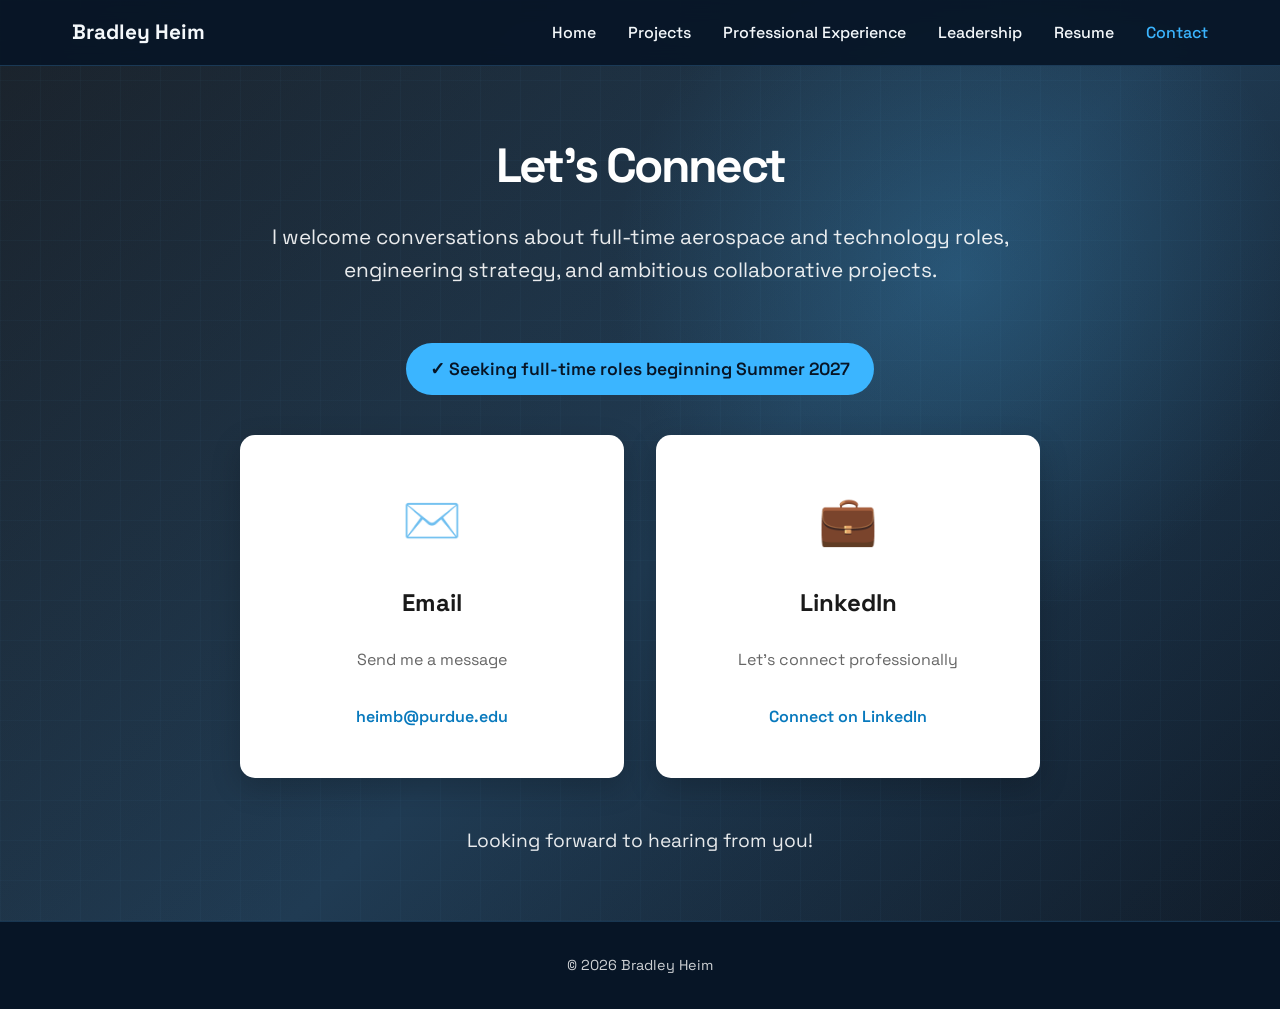
<file: contact.html>
<!DOCTYPE html>
<html lang="en">
<head>
    <meta charset="UTF-8">
    <meta name="viewport" content="width=device-width, initial-scale=1.0">
    <title>Contact - Bradley Heim</title>
    <link rel="stylesheet" href="site.css">
    <style>
        /* RESET & BASE STYLES */
        * {
            margin: 0;
            padding: 0;
            box-sizing: border-box;
        }
        
        body {
            font-family: -apple-system, BlinkMacSystemFont, 'Segoe UI', sans-serif;
            line-height: 1.6;
            color: #333;
            background-color: #ffffff;
        }
        
        /* NAVIGATION BAR */
        nav {
            position: fixed;
            top: 0;
            width: 100%;
            background-color: rgba(255, 255, 255, 0.95);
            backdrop-filter: blur(10px);
            box-shadow: 0 2px 10px rgba(0,0,0,0.05);
            z-index: 1000;
            padding: 1rem 0;
        }
        
        .nav-container {
            max-width: 1200px;
            margin: 0 auto;
            padding: 0 2rem;
            display: flex;
            justify-content: space-between;
            align-items: center;
        }
        
        .nav-logo {
            font-size: 1.3rem;
            font-weight: 700;
            color: #1a1a1a;
            text-decoration: none;
        }
        
        nav ul {
            list-style: none;
            display: flex;
            gap: 2rem;
        }
        
        nav a {
            text-decoration: none;
            color: #333;
            font-weight: 500;
            transition: color 0.3s;
        }
        
        nav a:hover, nav a.active {
            color: #CFB991;
        }
        
        /* CONTACT SECTION */
        .contact-section {
            min-height: 100vh;
            display: flex;
            align-items: center;
            justify-content: center;
            padding: 8rem 2rem 4rem;
            background: linear-gradient(135deg, #1a1a1a 0%, #3d3d3d 100%);
            position: relative;
        }
        
        .contact-section::before {
            content: '';
            position: absolute;
            top: 0;
            left: 0;
            right: 0;
            bottom: 0;
            background: linear-gradient(135deg, rgba(207, 185, 145, 0.1) 0%, rgba(207, 185, 145, 0.05) 100%);
            pointer-events: none;
        }
        
        .contact-container {
            max-width: 800px;
            width: 100%;
            text-align: center;
            position: relative;
            z-index: 1;
        }
        
        .contact-container h1 {
            font-size: 3rem;
            color: white;
            margin-bottom: 1rem;
            font-weight: 700;
        }
        
        .contact-subtitle {
            font-size: 1.3rem;
            color: rgba(255, 255, 255, 0.9);
            margin-bottom: 2rem;
            line-height: 1.6;
        }
        
        .contact-cards {
            display: grid;
            grid-template-columns: repeat(auto-fit, minmax(250px, 1fr));
            gap: 2rem;
            margin-bottom: 3rem;
        }
        
        .contact-card {
            background: white;
            border-radius: 15px;
            padding: 3rem 2rem;
            box-shadow: 0 10px 30px rgba(0,0,0,0.2);
            transition: transform 0.3s, box-shadow 0.3s;
            text-decoration: none;
            color: #333;
            display: flex;
            flex-direction: column;
            align-items: center;
            gap: 1rem;
        }
        
        .contact-card:hover {
            transform: translateY(-10px);
            box-shadow: 0 15px 40px rgba(0,0,0,0.3);
        }
        
        .contact-icon {
            font-size: 3rem;
            margin-bottom: 0.5rem;
        }
        
        .contact-card h2 {
            font-size: 1.5rem;
            color: #1a1a1a;
            margin-bottom: 0.5rem;
        }
        
        .contact-card p {
            font-size: 1rem;
            color: #666;
            margin-bottom: 1rem;
        }
        
        .contact-link {
            color: #CFB991;
            font-weight: 600;
            font-size: 1rem;
            text-decoration: none;
            word-break: break-all;
        }
        
        .contact-link:hover {
            text-decoration: underline;
        }
        
        .cta-text {
            color: white;
            font-size: 1.2rem;
            margin-top: 2rem;
            opacity: 0.9;
        }
        
        .availability-badge {
            display: inline-block;
            background-color: #CFB991;
            color: #1a1a1a;
            padding: 0.75rem 1.5rem;
            border-radius: 30px;
            font-weight: 600;
            margin-top: 1.5rem;
            margin-bottom: 2.5rem;
            font-size: 1.1rem;
        }
        
        /* FOOTER */
        footer {
            background-color: #0a0a0a;
            color: white;
            padding: 2rem;
            text-align: center;
        }
        
        footer p {
            opacity: 0.8;
            font-size: 0.9rem;
        }
        
        /* RESPONSIVE DESIGN */
        @media (max-width: 768px) {
            .contact-container h1 {
                font-size: 2.5rem;
            }
            
            .contact-subtitle {
                font-size: 1.1rem;
            }
            
            .contact-cards {
                grid-template-columns: 1fr;
            }
            
            .nav-container {
                flex-direction: column;
                gap: 1rem;
            }
            
            nav ul {
                flex-wrap: wrap;
                justify-content: center;
                gap: 1rem;
            }
        }
        
        @media (max-width: 600px) {
            .contact-container h1 {
                font-size: 2rem;
            }
        }
    </style>
</head>
<body>
    <!-- NAVIGATION -->
    <nav>
        <div class="nav-container">
            <a href="index.html" class="nav-logo">Bradley Heim</a>
            <ul>
                <li><a href="index.html">Home</a></li>
                <li><a href="projects.html">Projects</a></li>
                <li><a href="experience.html">Professional Experience</a></li>
                <li><a href="leadership.html">Leadership</a></li>
                <li><a href="resume.pdf" target="_blank" download>Resume</a></li>
                <li><a href="contact.html" class="active">Contact</a></li>
            </ul>
        </div>
    </nav>

    <!-- CONTACT SECTION -->
    <section class="contact-section">
        <div class="contact-container">
            <h1>Let's Connect</h1>
            <p class="contact-subtitle">
                I welcome conversations about full-time aerospace and technology roles, engineering strategy, and ambitious collaborative projects.
            </p>
            
            <div class="availability-badge">
                ✓ Seeking full-time roles beginning Summer 2027
            </div>

            <div class="contact-cards">
                <!-- EMAIL CARD -->
                <a href="mailto:heimb@purdue.edu" class="contact-card">
                    <div class="contact-icon">✉️</div>
                    <h2>Email</h2>
                    <p>Send me a message</p>
                    <span class="contact-link">heimb@purdue.edu</span>
                </a>

                <!-- LINKEDIN CARD -->
                <a href="https://www.linkedin.com/in/bradley-heim/" target="_blank" class="contact-card">
                    <div class="contact-icon">💼</div>
                    <h2>LinkedIn</h2>
                    <p>Let's connect professionally</p>
                    <span class="contact-link">Connect on LinkedIn</span>
                </a>
            </div>

            <p class="cta-text">
                Looking forward to hearing from you!
            </p>
        </div>
    </section>

    <!-- FOOTER -->
    <footer>
        <p>&copy; 2026 Bradley Heim</p>
    </footer>
</body>
</html>
</file>
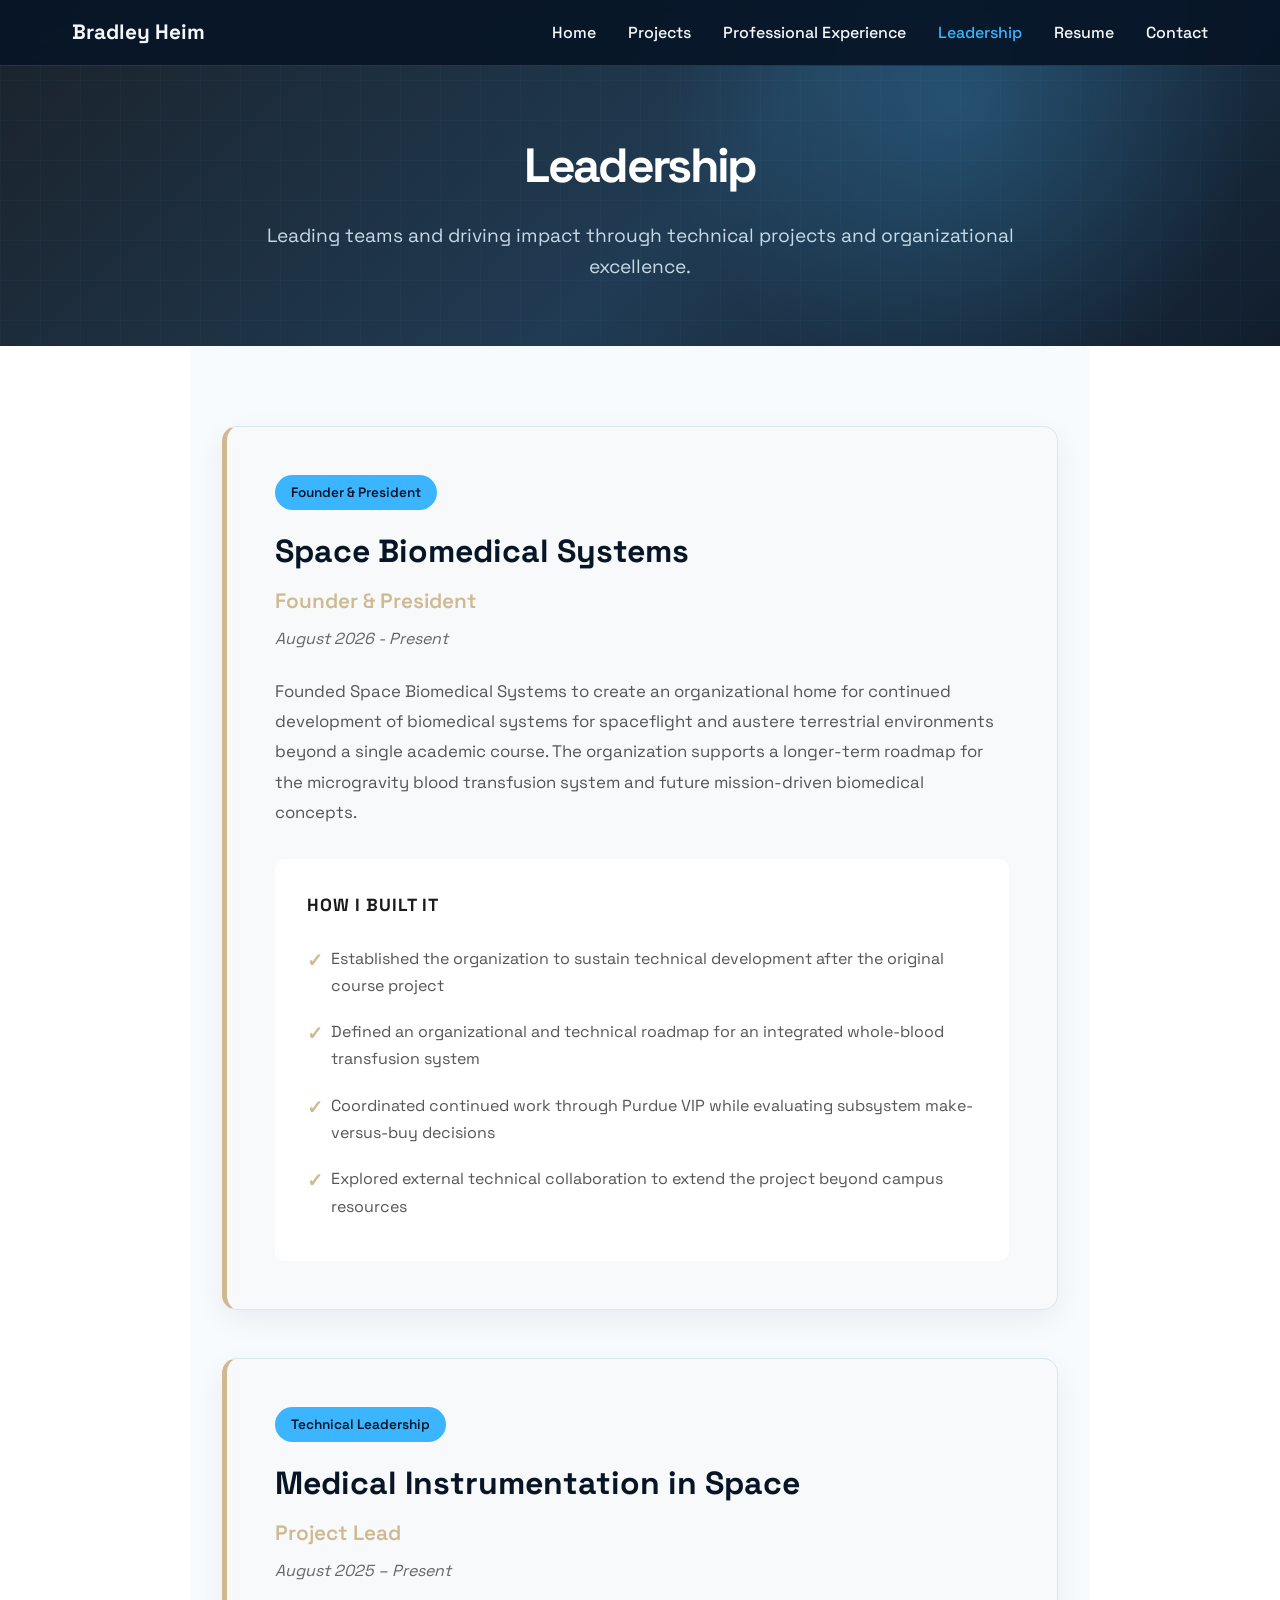
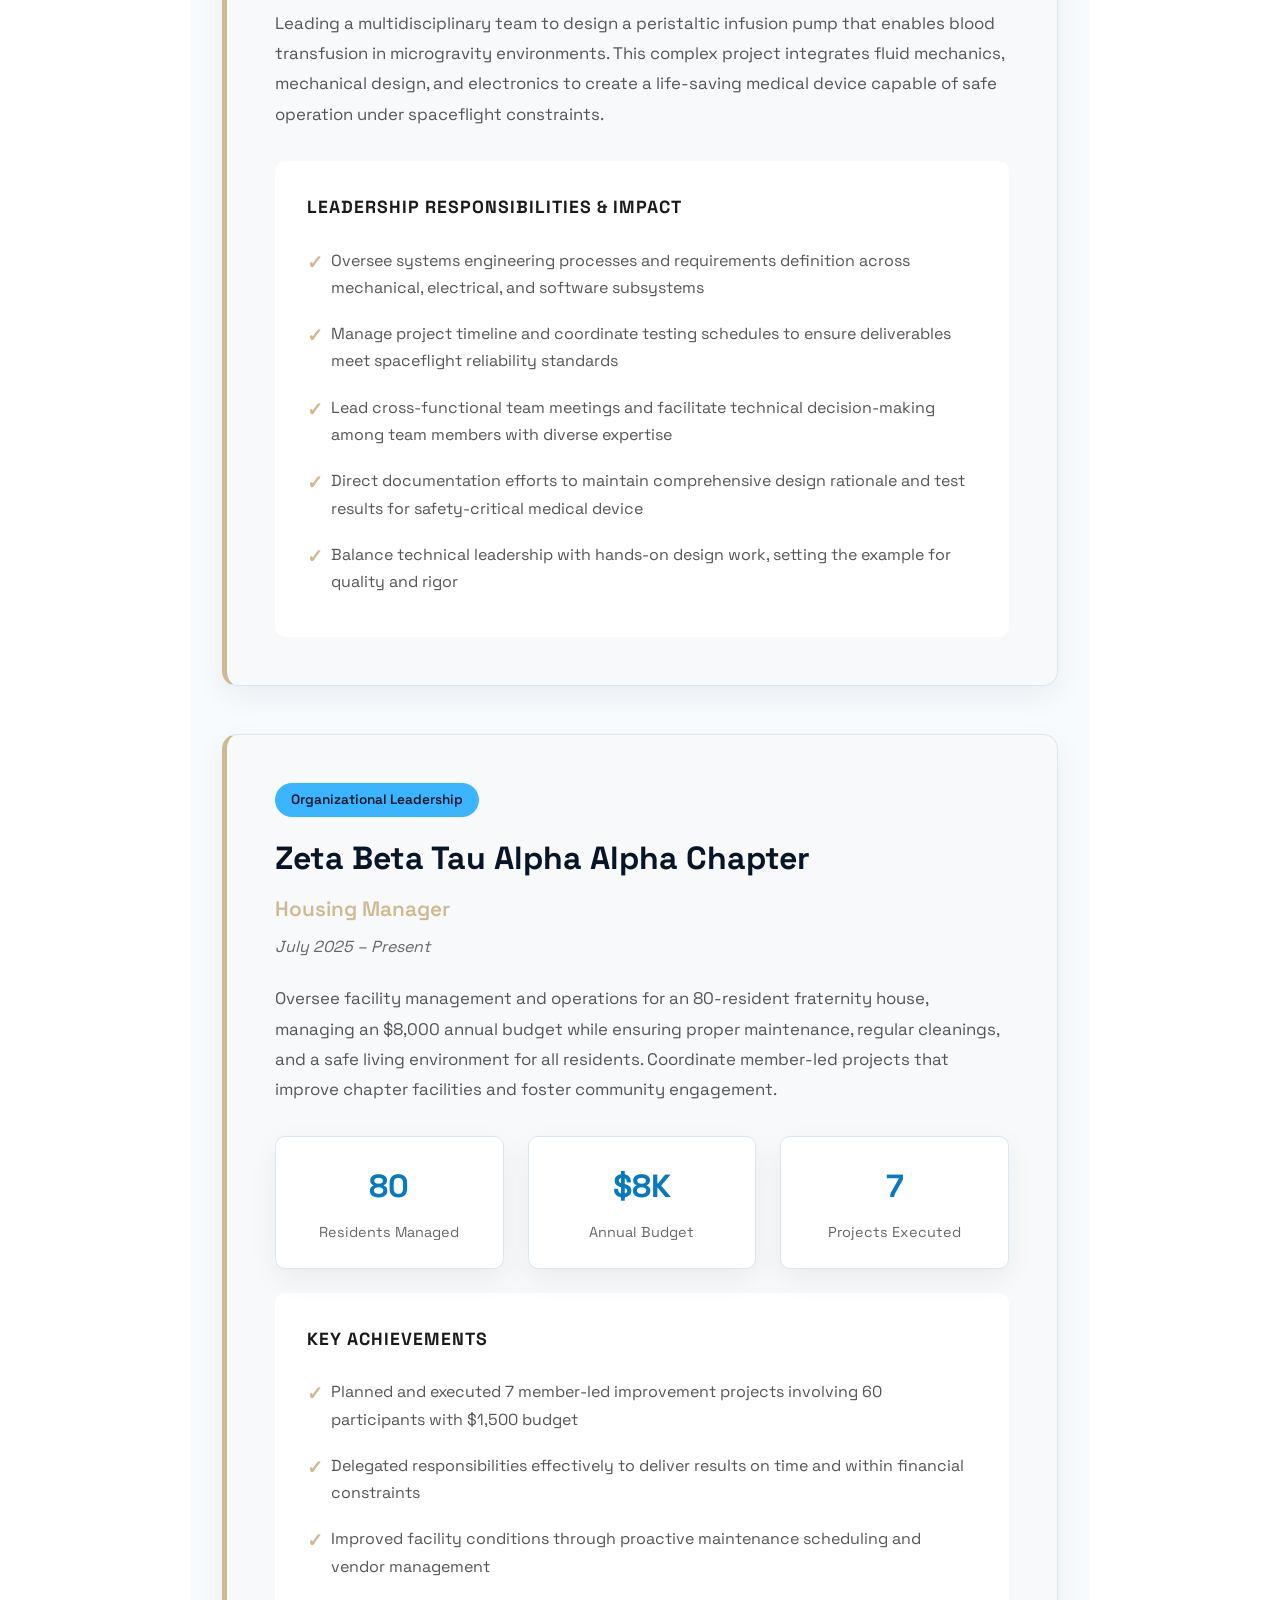
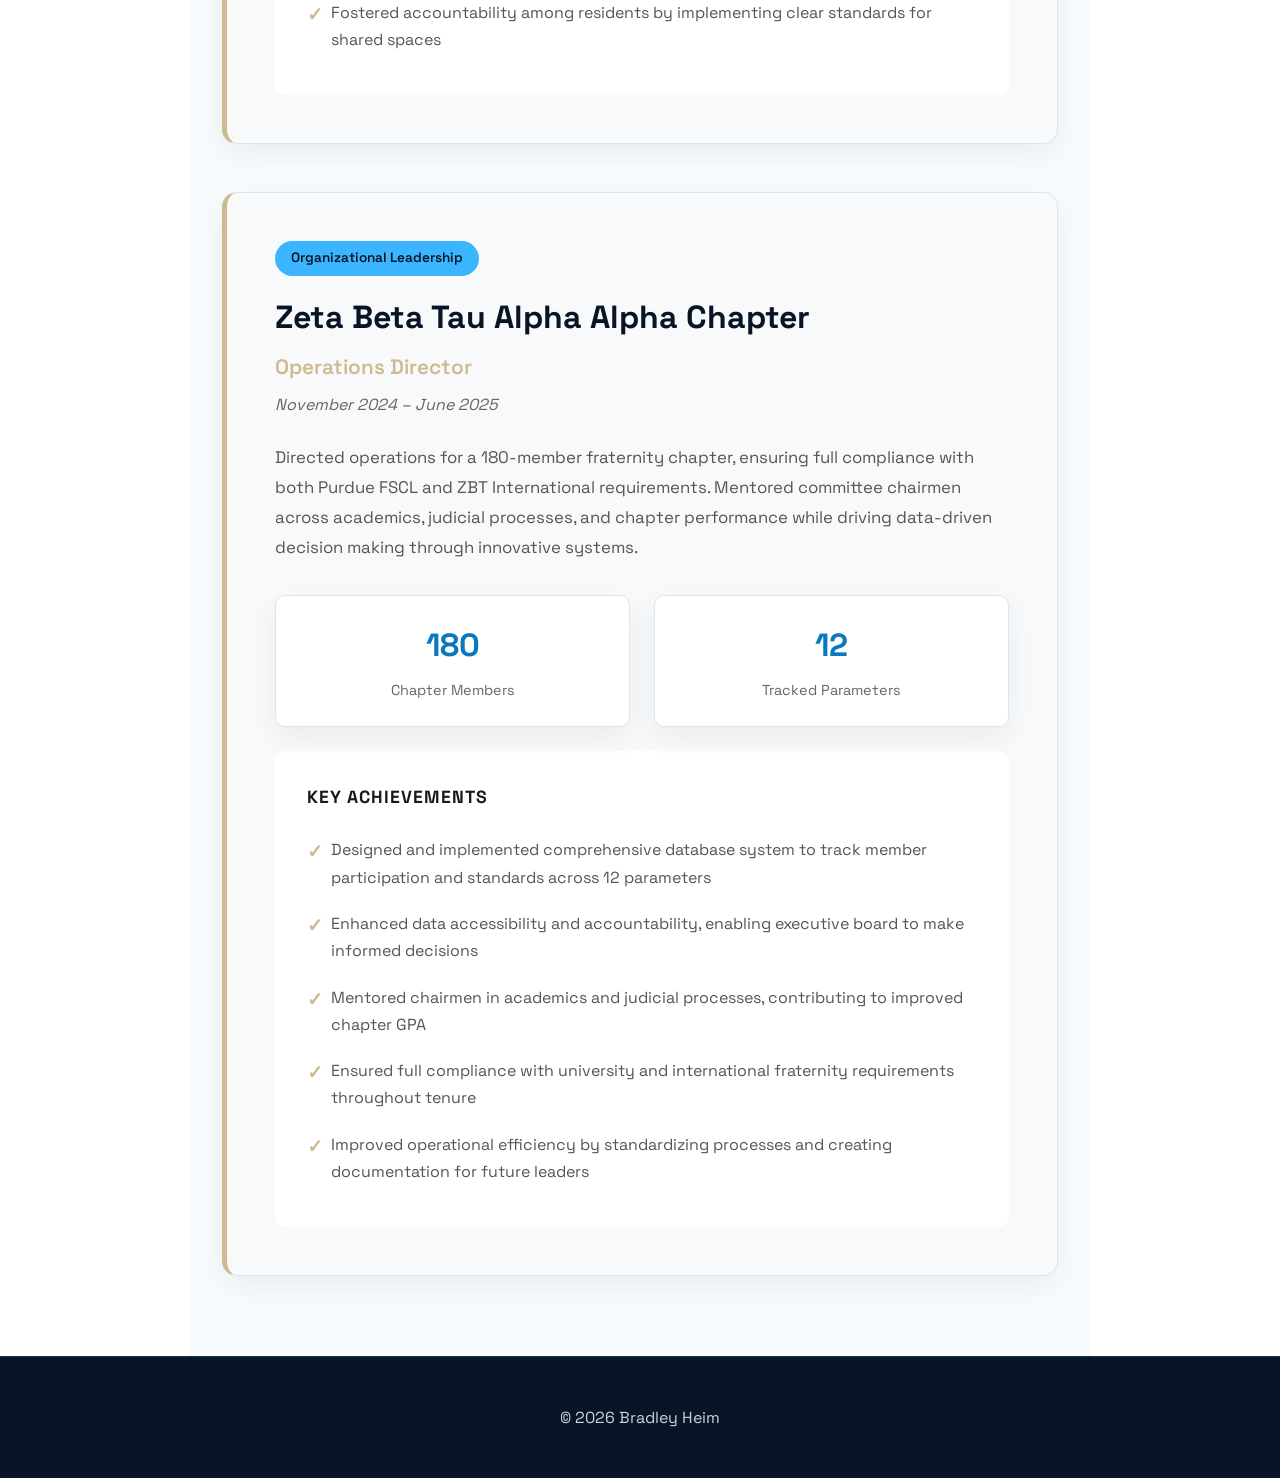
<file: leadership.html>
<!DOCTYPE html>
<html lang="en">
<head>
    <meta charset="UTF-8">
    <meta name="viewport" content="width=device-width, initial-scale=1.0">
    <title>Leadership - Bradley Heim</title>
    <link rel="stylesheet" href="site.css">
    <style>
        /* RESET & BASE STYLES */
        * {
            margin: 0;
            padding: 0;
            box-sizing: border-box;
        }
        
        body {
            font-family: -apple-system, BlinkMacSystemFont, 'Segoe UI', sans-serif;
            line-height: 1.6;
            color: #333;
            background-color: #ffffff;
        }
        
        /* NAVIGATION BAR */
        nav {
            position: fixed;
            top: 0;
            width: 100%;
            background-color: rgba(255, 255, 255, 0.95);
            backdrop-filter: blur(10px);
            box-shadow: 0 2px 10px rgba(0,0,0,0.05);
            z-index: 1000;
            padding: 1rem 0;
        }
        
        .nav-container {
            max-width: 1200px;
            margin: 0 auto;
            padding: 0 2rem;
            display: flex;
            justify-content: space-between;
            align-items: center;
        }
        
        .nav-logo {
            font-size: 1.3rem;
            font-weight: 700;
            color: #1a1a1a;
            text-decoration: none;
        }
        
        nav ul {
            list-style: none;
            display: flex;
            gap: 2rem;
        }
        
        nav a {
            text-decoration: none;
            color: #333;
            font-weight: 500;
            transition: color 0.3s;
        }
        
        nav a:hover, nav a.active {
            color: #CFB991;
        }
        
        /* PAGE HEADER */
        .page-header {
            padding: 8rem 2rem 4rem;
            background: linear-gradient(135deg, #1a1a1a 0%, #3d3d3d 100%);
            color: white;
            text-align: center;
            position: relative;
        }
        
        .page-header::before {
            content: '';
            position: absolute;
            top: 0;
            left: 0;
            right: 0;
            bottom: 0;
            background: linear-gradient(135deg, rgba(207, 185, 145, 0.1) 0%, rgba(207, 185, 145, 0.05) 100%);
            pointer-events: none;
        }
        
        .page-header-content {
            max-width: 800px;
            margin: 0 auto;
            position: relative;
            z-index: 1;
        }
        
        .page-header h1 {
            font-size: 3rem;
            margin-bottom: 1rem;
            font-weight: 700;
        }
        
        .page-header p {
            font-size: 1.2rem;
            opacity: 0.9;
        }
        
        /* LEADERSHIP SECTION */
        .leadership-section {
            padding: 5rem 2rem;
            max-width: 900px;
            margin: 0 auto;
        }
        
        .leadership-item {
            background: #f8f9fa;
            border-radius: 15px;
            padding: 3rem;
            margin-bottom: 3rem;
            border-left: 5px solid #CFB991;
            box-shadow: 0 4px 15px rgba(0,0,0,0.05);
        }
        
        .leadership-item:last-child {
            margin-bottom: 0;
        }
        
        .leadership-badge {
            display: inline-block;
            padding: 0.4rem 1rem;
            border-radius: 20px;
            font-size: 0.85rem;
            font-weight: 600;
            background-color: #CFB991;
            color: #1a1a1a;
            margin-bottom: 1rem;
        }
        
        .leadership-item h2 {
            font-size: 2rem;
            margin-bottom: 0.5rem;
            color: #1a1a1a;
        }
        
        .leadership-role {
            font-size: 1.3rem;
            color: #CFB991;
            font-weight: 600;
            margin-bottom: 0.5rem;
        }
        
        .leadership-date {
            font-size: 1rem;
            color: #666;
            margin-bottom: 1.5rem;
            font-style: italic;
        }
        
        .leadership-description {
            font-size: 1.05rem;
            line-height: 1.8;
            color: #555;
            margin-bottom: 2rem;
        }
        
        .leadership-impact {
            background: white;
            border-radius: 10px;
            padding: 2rem;
            margin-top: 1.5rem;
        }
        
        .leadership-impact h3 {
            font-size: 1.1rem;
            color: #1a1a1a;
            margin-bottom: 1rem;
            text-transform: uppercase;
            letter-spacing: 1px;
        }
        
        .leadership-impact ul {
            list-style: none;
            padding-left: 0;
        }
        
        .leadership-impact li {
            padding: 0.6rem 0;
            padding-left: 1.5rem;
            position: relative;
            color: #555;
            line-height: 1.7;
        }
        
        .leadership-impact li:before {
            content: "✓";
            position: absolute;
            left: 0;
            color: #CFB991;
            font-weight: bold;
            font-size: 1.2rem;
        }
        
        .stats-grid {
            display: grid;
            grid-template-columns: repeat(auto-fit, minmax(150px, 1fr));
            gap: 1.5rem;
            margin-top: 2rem;
        }
        
        .stat-box {
            background: white;
            padding: 1.5rem;
            border-radius: 10px;
            text-align: center;
        }
        
        .stat-box .number {
            font-size: 2rem;
            font-weight: 700;
            color: #CFB991;
            margin-bottom: 0.5rem;
        }
        
        .stat-box .label {
            color: #666;
            font-size: 0.9rem;
        }
        
        /* FOOTER */
        footer {
            background-color: #1a1a1a;
            color: white;
            padding: 3rem 2rem;
            text-align: center;
        }
        
        footer p {
            opacity: 0.8;
        }
        
        /* RESPONSIVE DESIGN */
        @media (max-width: 768px) {
            .leadership-item {
                padding: 2rem;
            }
            
            .page-header h1 {
                font-size: 2.5rem;
            }
            
            .nav-container {
                flex-direction: column;
                gap: 1rem;
            }
            
            nav ul {
                flex-wrap: wrap;
                justify-content: center;
                gap: 1rem;
            }
            
            .stats-grid {
                grid-template-columns: 1fr 1fr;
            }
        }
        
        @media (max-width: 600px) {
            .page-header h1 {
                font-size: 2rem;
            }
            
            .leadership-item h2 {
                font-size: 1.6rem;
            }
        }
    </style>
</head>
<body>
    <!-- NAVIGATION -->
    <nav>
        <div class="nav-container">
            <a href="index.html" class="nav-logo">Bradley Heim</a>
            <ul>
                <li><a href="index.html">Home</a></li>
                <li><a href="projects.html">Projects</a></li>
                <li><a href="experience.html">Professional Experience</a></li>
                <li><a href="leadership.html" class="active">Leadership</a></li>
                <li><a href="resume.pdf" target="_blank">Resume</a></li>
                <li><a href="contact.html">Contact</a></li>
            </ul>
        </div>
    </nav>

    <!-- PAGE HEADER -->
    <header class="page-header">
        <div class="page-header-content">
            <h1>Leadership</h1>
            <p>Leading teams and driving impact through technical projects and organizational excellence.</p>
        </div>
    </header>

    <!-- LEADERSHIP SECTION -->
    <section class="leadership-section">
        <div class="leadership-item">
            <span class="leadership-badge">Founder & President</span>
            <h2>Space Biomedical Systems</h2>
            <p class="leadership-role">Founder & President</p>
            <p class="leadership-date">August 2026 - Present</p>
            <p class="leadership-description">
                Founded Space Biomedical Systems to create an organizational home for continued development of biomedical systems for spaceflight and austere terrestrial environments beyond a single academic course. The organization supports a longer-term roadmap for the microgravity blood transfusion system and future mission-driven biomedical concepts.
            </p>
            <div class="leadership-impact">
                <h3>How I Built It</h3>
                <ul>
                    <li>Established the organization to sustain technical development after the original course project</li>
                    <li>Defined an organizational and technical roadmap for an integrated whole-blood transfusion system</li>
                    <li>Coordinated continued work through Purdue VIP while evaluating subsystem make-versus-buy decisions</li>
                    <li>Explored external technical collaboration to extend the project beyond campus resources</li>
                </ul>
            </div>
        </div>
        
        <!-- MEDICAL INSTRUMENTATION PROJECT LEAD -->
        <div class="leadership-item">
            <span class="leadership-badge">Technical Leadership</span>
            <h2>Medical Instrumentation in Space</h2>
            <p class="leadership-role">Project Lead</p>
            <p class="leadership-date">August 2025 – Present</p>
            <p class="leadership-description">
                Leading a multidisciplinary team to design a peristaltic infusion pump that enables blood transfusion 
                in microgravity environments. This complex project integrates fluid mechanics, mechanical design, and 
                electronics to create a life-saving medical device capable of safe operation under spaceflight constraints.
            </p>
            <div class="leadership-impact">
                <h3>Leadership Responsibilities & Impact</h3>
                <ul>
                    <li>Oversee systems engineering processes and requirements definition across mechanical, electrical, and software subsystems</li>
                    <li>Manage project timeline and coordinate testing schedules to ensure deliverables meet spaceflight reliability standards</li>
                    <li>Lead cross-functional team meetings and facilitate technical decision-making among team members with diverse expertise</li>
                    <li>Direct documentation efforts to maintain comprehensive design rationale and test results for safety-critical medical device</li>
                    <li>Balance technical leadership with hands-on design work, setting the example for quality and rigor</li>
                </ul>
            </div>
        </div>

        <!-- ZBT HOUSING MANAGER -->
        <div class="leadership-item">
            <span class="leadership-badge">Organizational Leadership</span>
            <h2>Zeta Beta Tau Alpha Alpha Chapter</h2>
            <p class="leadership-role">Housing Manager</p>
            <p class="leadership-date">July 2025 – Present</p>
            <p class="leadership-description">
                Oversee facility management and operations for an 80-resident fraternity house, managing an $8,000 annual 
                budget while ensuring proper maintenance, regular cleanings, and a safe living environment for all residents. 
                Coordinate member-led projects that improve chapter facilities and foster community engagement.
            </p>
            <div class="stats-grid">
                <div class="stat-box">
                    <div class="number">80</div>
                    <div class="label">Residents Managed</div>
                </div>
                <div class="stat-box">
                    <div class="number">$8K</div>
                    <div class="label">Annual Budget</div>
                </div>
                <div class="stat-box">
                    <div class="number">7</div>
                    <div class="label">Projects Executed</div>
                </div>
            </div>
            <div class="leadership-impact">
                <h3>Key Achievements</h3>
                <ul>
                    <li>Planned and executed 7 member-led improvement projects involving 60 participants with $1,500 budget</li>
                    <li>Delegated responsibilities effectively to deliver results on time and within financial constraints</li>
                    <li>Improved facility conditions through proactive maintenance scheduling and vendor management</li>
                    <li>Fostered accountability among residents by implementing clear standards for shared spaces</li>
                </ul>
            </div>
        </div>

        <!-- ZBT OPERATIONS DIRECTOR -->
        <div class="leadership-item">
            <span class="leadership-badge">Organizational Leadership</span>
            <h2>Zeta Beta Tau Alpha Alpha Chapter</h2>
            <p class="leadership-role">Operations Director</p>
            <p class="leadership-date">November 2024 – June 2025</p>
            <p class="leadership-description">
                Directed operations for a 180-member fraternity chapter, ensuring full compliance with both Purdue FSCL 
                and ZBT International requirements. Mentored committee chairmen across academics, judicial processes, and 
                chapter performance while driving data-driven decision making through innovative systems.
            </p>
            <div class="stats-grid">
                <div class="stat-box">
                    <div class="number">180</div>
                    <div class="label">Chapter Members</div>
                </div>
                <div class="stat-box">
                    <div class="number">12</div>
                    <div class="label">Tracked Parameters</div>
                </div>
            </div>
            <div class="leadership-impact">
                <h3>Key Achievements</h3>
                <ul>
                    <li>Designed and implemented comprehensive database system to track member participation and standards across 12 parameters</li>
                    <li>Enhanced data accessibility and accountability, enabling executive board to make informed decisions</li>
                    <li>Mentored chairmen in academics and judicial processes, contributing to improved chapter GPA</li>
                    <li>Ensured full compliance with university and international fraternity requirements throughout tenure</li>
                    <li>Improved operational efficiency by standardizing processes and creating documentation for future leaders</li>
                </ul>
            </div>
        </div>

    </section>

    <!-- FOOTER -->
    <footer>
        <p>&copy; 2026 Bradley Heim</p>
    </footer>
</body>
</html>
</file>
<file: site.css>
@import url('https://fonts.googleapis.com/css2?family=DM+Mono:wght@400;500&family=Space+Grotesk:wght@400;500;600;700&display=swap');

:root {
  --ink: #071526;
  --ink-soft: #12314e;
  --sky: #3bb5ff;
  --gold: #cfb991;
  --mist: #eef5fa;
}

html { scroll-behavior: smooth; }
body { font-family: 'Space Grotesk', -apple-system, BlinkMacSystemFont, 'Segoe UI', sans-serif !important; color: var(--ink) !important; }
nav { background: rgba(7, 21, 38, .92) !important; border-bottom: 1px solid rgba(93, 184, 255, .22); box-shadow: none !important; }
.nav-logo, nav a { color: #f4f8fb !important; }
nav a:hover, nav a.active { color: var(--sky) !important; }
.hero, .page-header, .contact-section {
  background: radial-gradient(circle at 75% 30%, rgba(59,181,255,.22), transparent 30%), linear-gradient(135deg, #06111f 0%, #12314e 55%, #071526 100%) !important;
}
.hero::after, .page-header::after, .contact-section::after {
  content: ''; position: absolute; inset: 0; pointer-events: none; opacity: .22;
  background-image: linear-gradient(rgba(119,202,255,.14) 1px, transparent 1px), linear-gradient(90deg, rgba(119,202,255,.14) 1px, transparent 1px);
  background-size: 40px 40px;
}
.hero-content, .page-header-content, .contact-container { z-index: 1 !important; }
.hero-text h1, .page-header h1, .contact-container h1 { letter-spacing: -.055em; }
.hero-text .subtitle, .page-header p { color: #d8ebf8; }
.btn-primary, .availability-badge { background: var(--sky) !important; border-color: var(--sky) !important; color: var(--ink) !important; }
.btn-secondary { border-color: rgba(255,255,255,.7) !important; }
.about, .projects-section, .experience-section, .leadership-section { background: #f7fbfe !important; }
.about h2, .highlights h2, .projects-section h2, .experience-section h2, .leadership-section h2 { color: var(--ink) !important; }
.stat-box, .highlight-card, .leadership-item { border: 1px solid #d8e7f0; box-shadow: 0 10px 30px rgba(7,21,38,.06) !important; }
.experience-item { border: 0 !important; border-bottom: 1px solid #cfe0eb !important; box-shadow: none !important; }
.stat-box .number, .highlight-card a, .contact-link { color: #0879bd !important; }
.badge-lead, .leadership-badge { background: var(--sky) !important; color: var(--ink) !important; }
.project-image img { border: 1px solid #d5e7f2; }
.highlights-grid { grid-template-columns: repeat(2, minmax(0, 1fr)) !important; max-width: 900px; margin: 0 auto; }
footer { background: var(--ink) !important; border-top: 1px solid rgba(93,184,255,.2); }
.eyebrow { font: 500 .78rem/1 'DM Mono', monospace; letter-spacing: .11em; text-transform: uppercase; color: var(--sky); margin-bottom: 1rem; }
.role-focus { max-width: 44rem; font-size: 1.1rem; line-height: 1.7; color: #d8ebf8; margin-bottom: 2rem; }
.hero-image img { border: none !important; }
@media (max-width: 968px) {
  nav { position: sticky !important; }
  .nav-container { padding: .8rem 1rem !important; }
  nav ul { gap: .65rem 1rem !important; font-size: .88rem; }
  .hero { min-height: auto !important; padding-top: 5rem !important; padding-bottom: 4rem !important; }
  .highlights-grid { grid-template-columns: 1fr !important; }
}
</file>
